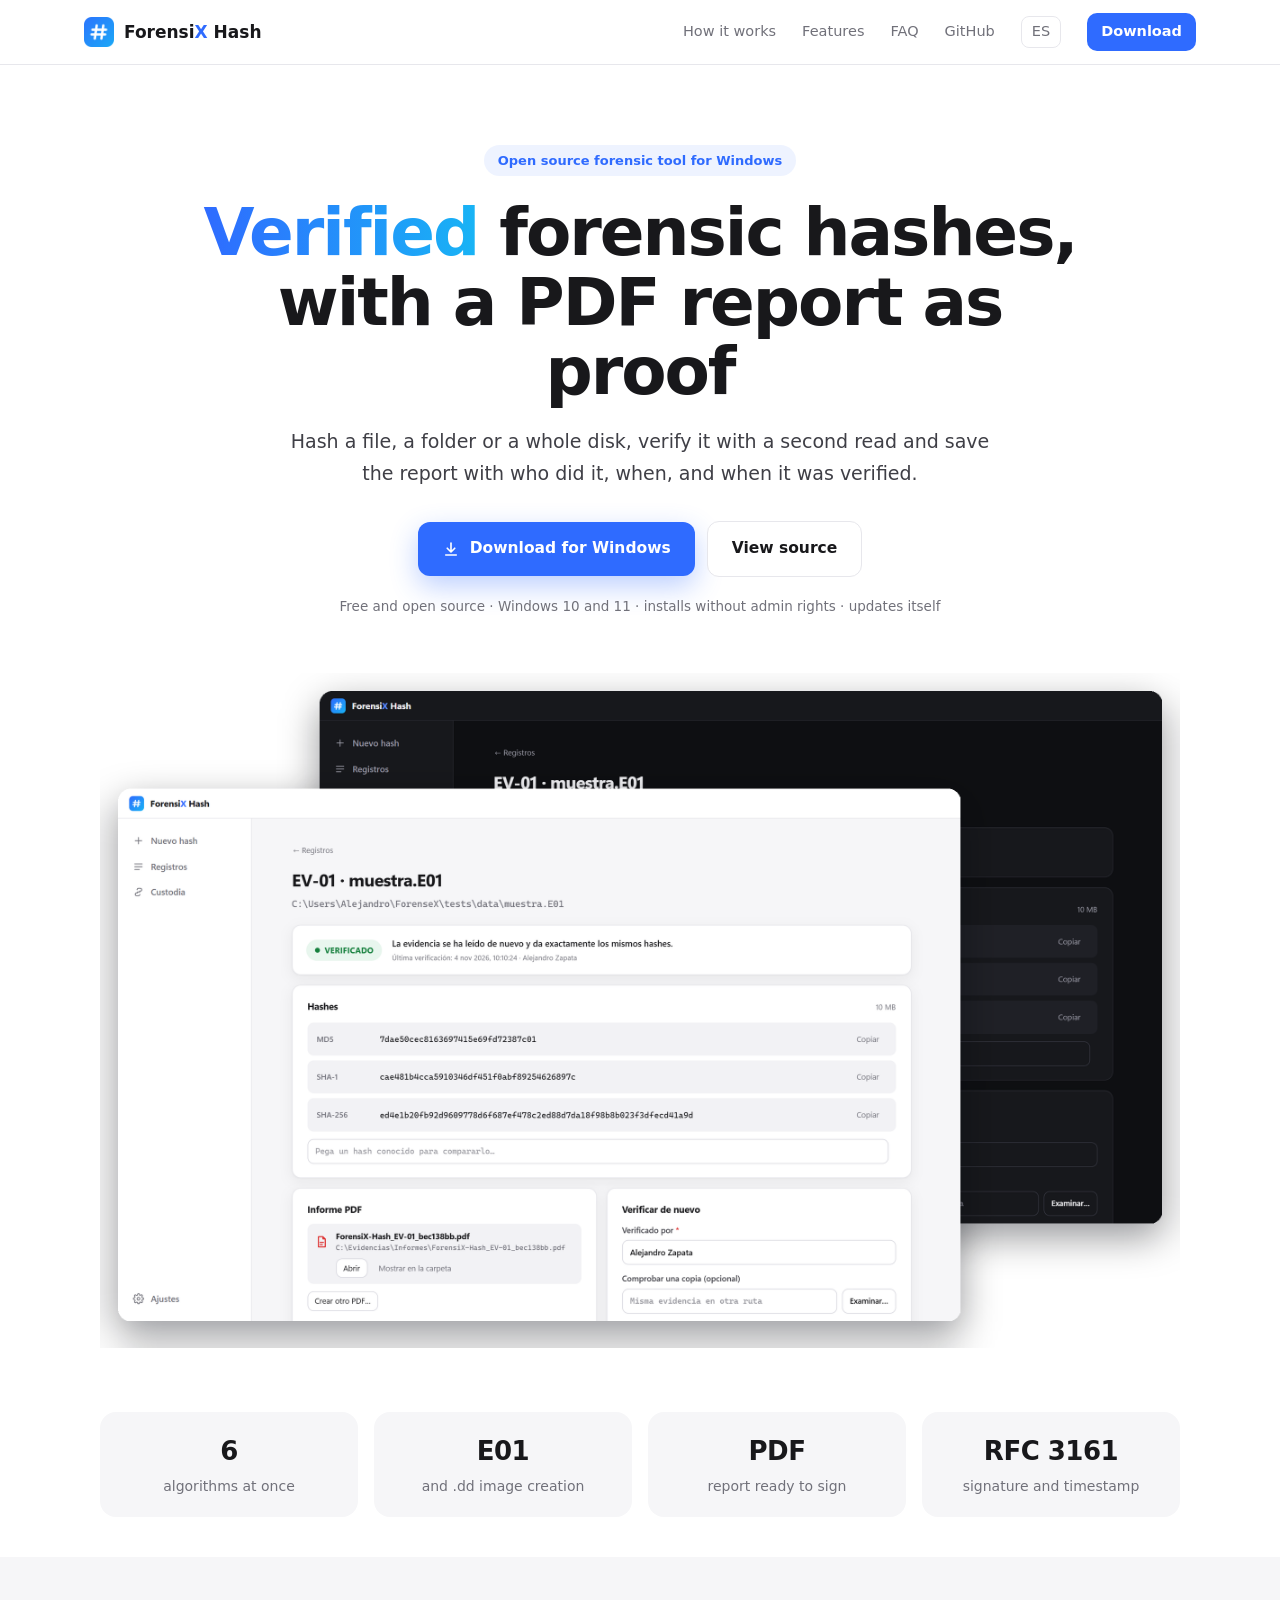
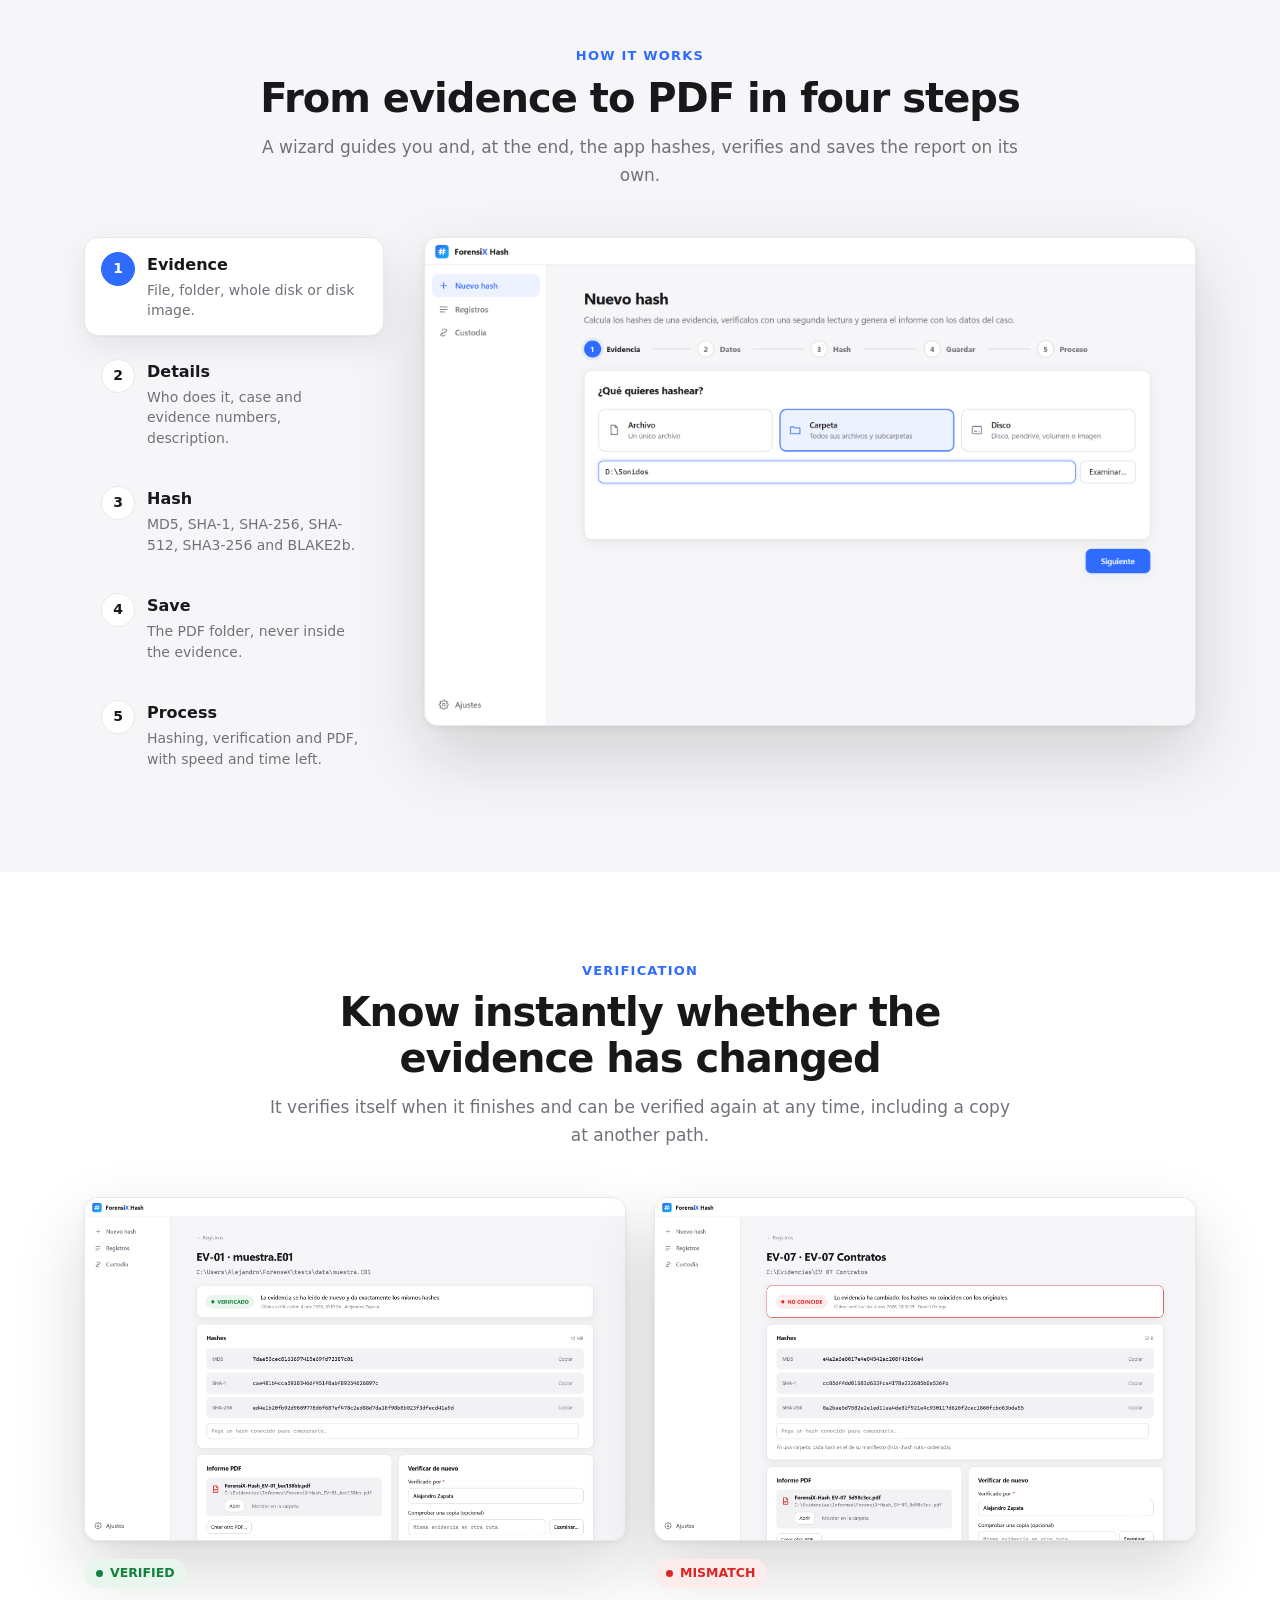
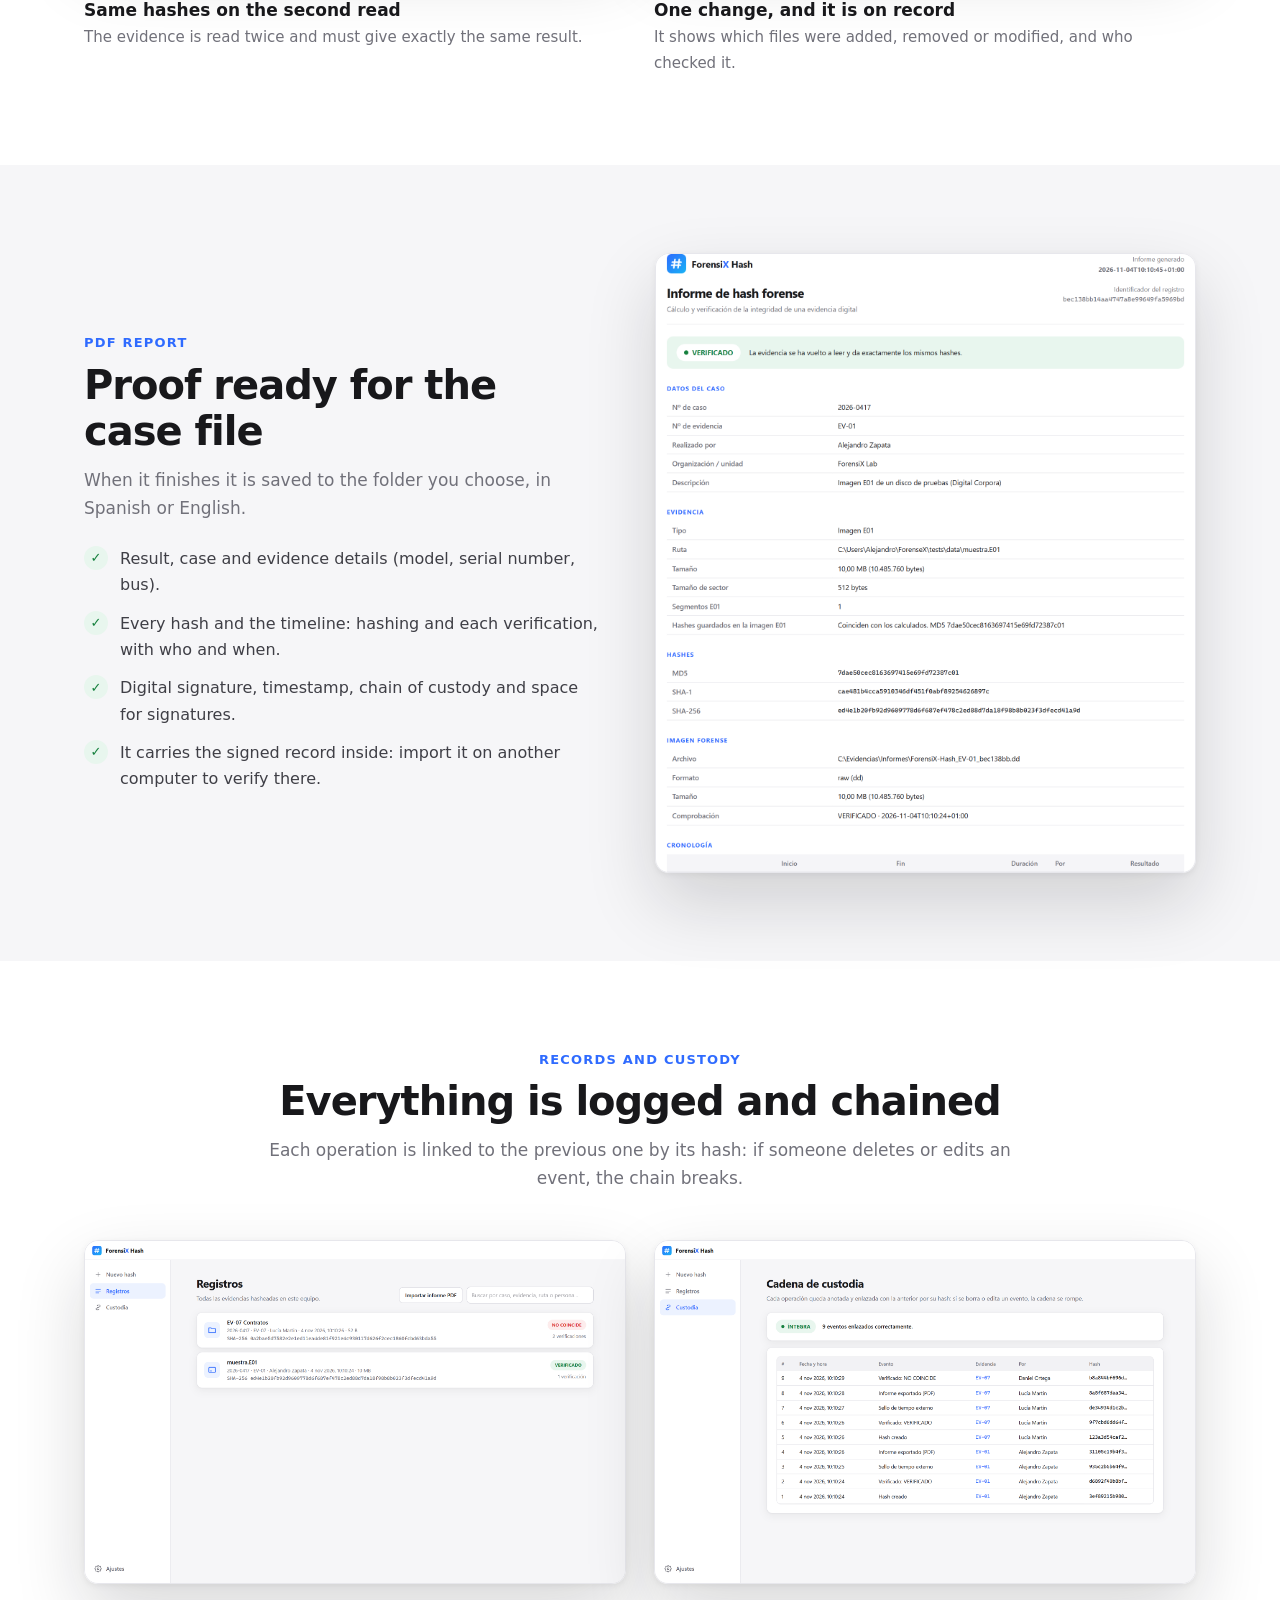
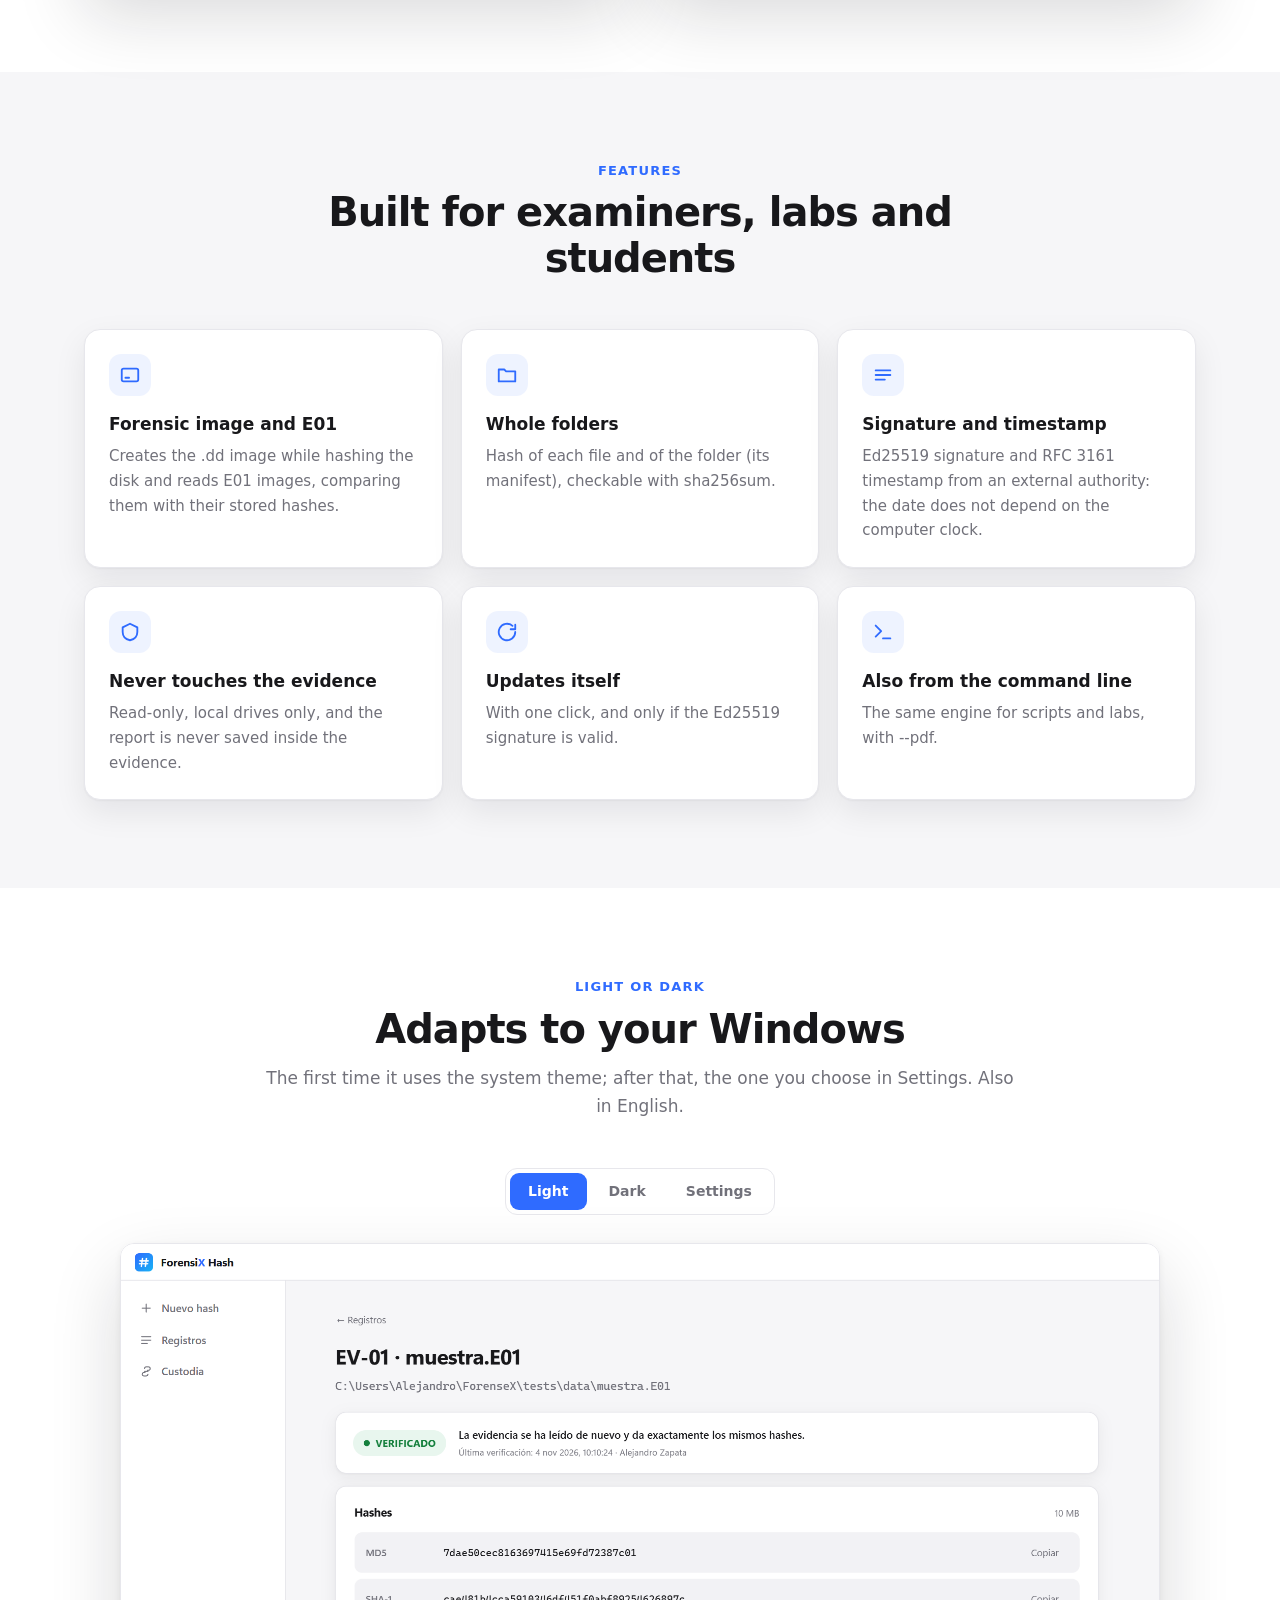
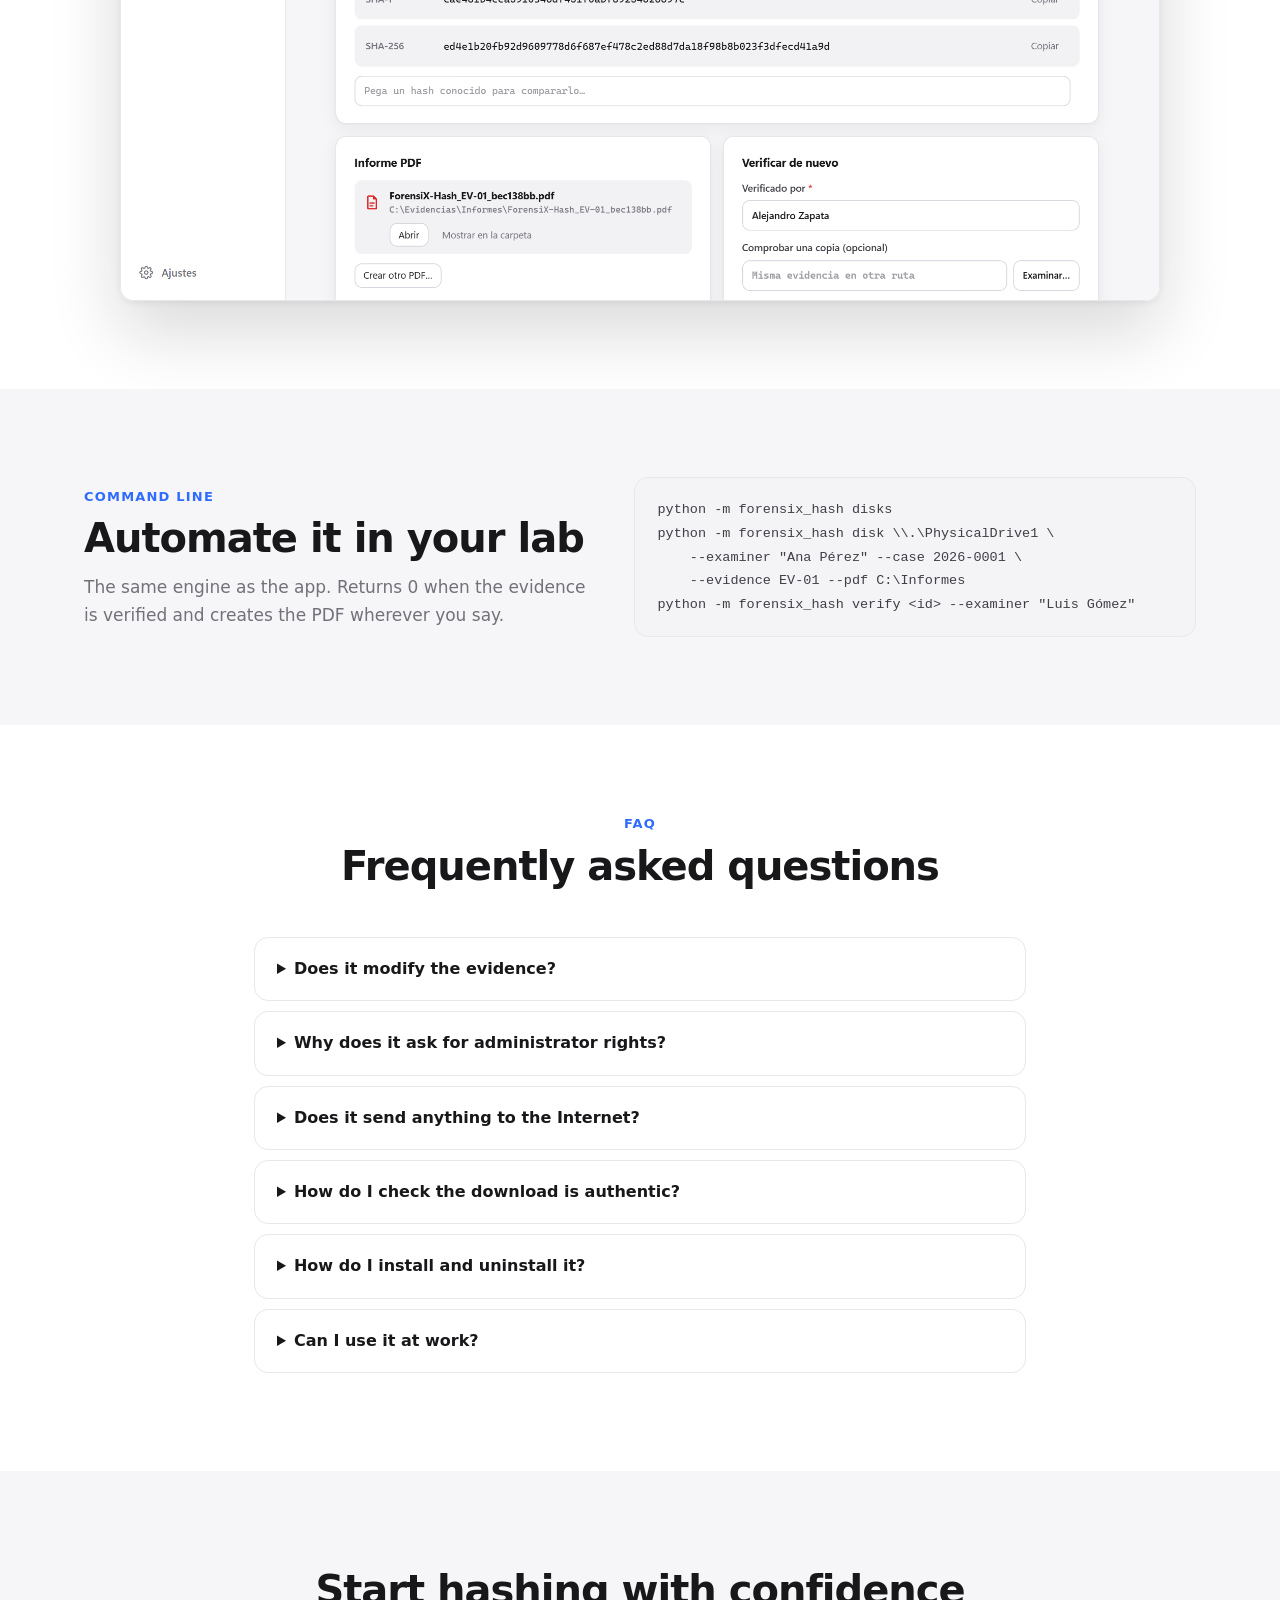
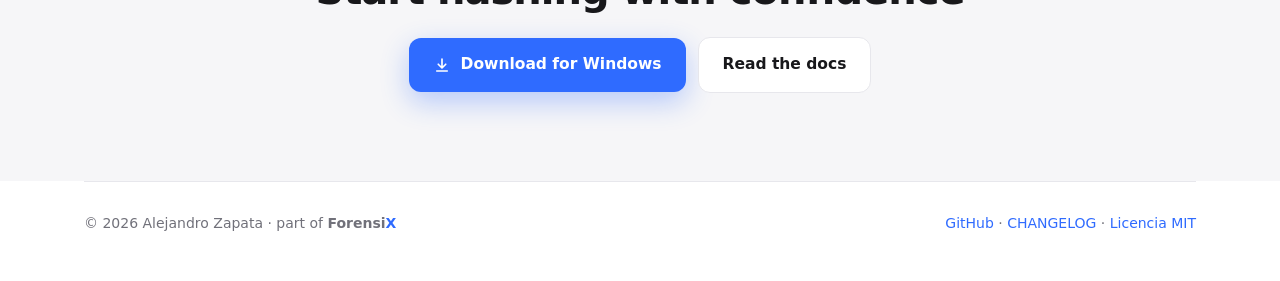
<file: docs/index.html>
<!doctype html>
<html lang="es">
<head>
  <meta charset="utf-8">
  <meta name="viewport" content="width=device-width, initial-scale=1">
  <title>ForensiX Hash · hashes forenses verificados</title>
  <meta name="description" content="Calcula y verifica los hashes de archivos, carpetas y discos y guarda un informe PDF como comprobante. App gratuita para Windows.">
  <link rel="icon" href="favicon.png" type="image/png">
  <meta property="og:title" content="ForensiX Hash">
  <meta property="og:description" content="Hashes forenses verificados de archivos, carpetas y discos, con informe PDF como comprobante.">
  <meta property="og:image" content="https://zapermaster.github.io/ForensiX-Hash/social.png">
  <meta property="og:url" content="https://zapermaster.github.io/ForensiX-Hash/">
  <meta name="twitter:card" content="summary_large_image">
  <style>
    :root {
      --bg: #ffffff; --soft: #f6f6f8; --surface: #ffffff; --border: #e7e7ec; --text: #18181b; --text-2: #3f3f46;
      --muted: #71717a; --accent: #2f6bff; --accent-2: #18b4f5; --accent-soft: rgba(47, 107, 255, .08);
      --ok: #15803d; --ok-soft: #e8f6ee; --bad: #dc2626; --bad-soft: #fdecec; --code: #f4f4f7;
      --mono: "Cascadia Mono", Consolas, ui-monospace, monospace;
      --shadow: 0 1px 2px rgba(16, 16, 24, .04), 0 12px 32px rgba(16, 16, 24, .08);
      --shot: 0 2px 6px rgba(16, 16, 24, .06), 0 30px 70px rgba(16, 16, 24, .16);
    }
    @media (prefers-color-scheme: dark) {
      :root {
        --bg: #0e0f12; --soft: #131418; --surface: #17181c; --border: #2a2b32; --text: #f2f2f5; --text-2: #d4d4da;
        --muted: #9b9ba7; --accent: #5b8cff; --accent-soft: rgba(91, 140, 255, .14); --ok: #34d399; --ok-soft: rgba(52, 211, 153, .12);
        --bad: #f87171; --bad-soft: rgba(248, 113, 113, .12); --code: #1f2026; --shadow: none; --shot: 0 30px 80px rgba(0, 0, 0, .55);
      }
    }
    * { box-sizing: border-box; }
    html { scroll-behavior: smooth; }
    body { margin: 0; background: var(--bg); color: var(--text); font: 16px/1.65 "Segoe UI Variable Text", "Segoe UI", system-ui, -apple-system, sans-serif; -webkit-font-smoothing: antialiased; }
    a { color: var(--accent); text-decoration: none; }
    img { max-width: 100%; display: block; }
    .wrap { max-width: 1160px; margin: 0 auto; padding: 0 24px; }

    header.top { position: sticky; top: 0; z-index: 10; background: color-mix(in srgb, var(--bg) 85%, transparent); backdrop-filter: blur(14px); border-bottom: 1px solid var(--border); }
    nav { display: flex; align-items: center; justify-content: space-between; height: 64px; }
    .brand { display: flex; align-items: center; gap: 10px; font-weight: 650; font-size: 17px; color: var(--text); }
    .brand b { color: var(--accent); }
    .brand img { width: 30px; height: 30px; }
    nav .links { display: flex; gap: 26px; font-size: 14.5px; align-items: center; }
    nav .links a { color: var(--muted); }
    nav .links a:hover { color: var(--text); }
    .lang { border: 1px solid var(--border); border-radius: 8px; padding: 3px 10px; }
    nav .links a.nav-cta { color: #fff; background: var(--accent); padding: 7px 14px; border-radius: 10px; font-weight: 600; }

    .hero { text-align: center; padding: 80px 24px 40px; }
    .eyebrow { display: inline-flex; align-items: center; gap: 8px; font-weight: 600; font-size: 13px; color: var(--accent); background: var(--accent-soft); padding: 5px 14px; border-radius: 99px; }
    h1 { font-size: clamp(38px, 6vw, 66px); line-height: 1.05; margin: 22px auto 20px; letter-spacing: -2px; font-weight: 760; max-width: 920px; }
    .grad { background: linear-gradient(90deg, var(--accent), var(--accent-2)); -webkit-background-clip: text; background-clip: text; color: transparent; }
    .hero p.lead { color: var(--text-2); font-size: 19px; margin: 0 auto 32px; max-width: 700px; }
    .cta { display: flex; gap: 12px; flex-wrap: wrap; justify-content: center; align-items: center; }
    .button { display: inline-flex; align-items: center; gap: 10px; padding: 14px 24px; border-radius: 12px; font-weight: 600; font-size: 15.5px; }
    .button.primary { background: var(--accent); color: #fff; box-shadow: 0 10px 28px rgba(47, 107, 255, .32); }
    .button.primary:hover { filter: brightness(1.07); }
    .button.secondary { color: var(--text); background: var(--surface); border: 1px solid var(--border); }
    .button svg { width: 18px; height: 18px; fill: none; stroke: currentColor; stroke-width: 2.2; stroke-linecap: round; stroke-linejoin: round; }
    .small { color: var(--muted); font-size: 13.5px; margin-top: 18px; }
    .cover { margin: 56px auto 0; max-width: 1080px; width: 100%; }

    .stats { display: grid; grid-template-columns: repeat(4, 1fr); gap: 16px; margin: 64px auto 0; max-width: 1080px; }
    .stat { text-align: center; padding: 18px; border-radius: 16px; background: var(--soft); }
    .stat b { display: block; font-size: 26px; letter-spacing: -.5px; }
    .stat span { color: var(--muted); font-size: 14px; }

    section { padding: 88px 0; }
    section.soft { background: var(--soft); }
    .section-head { text-align: center; max-width: 760px; margin: 0 auto 48px; }
    .kicker { color: var(--accent); font-weight: 650; font-size: 13px; text-transform: uppercase; letter-spacing: 1.2px; }
    h2 { font-size: clamp(28px, 3.6vw, 40px); margin: 8px 0 12px; letter-spacing: -1px; font-weight: 720; line-height: 1.15; }
    .section-head p, .lead-2 { color: var(--muted); font-size: 17px; margin: 0; }

    .shot { border-radius: 14px; border: 1px solid var(--border); box-shadow: var(--shot); width: 100%; }

    .steps { display: grid; grid-template-columns: 300px 1fr; gap: 40px; align-items: start; }
    .step-list { display: flex; flex-direction: column; gap: 8px; position: sticky; top: 96px; }
    .step-tab { display: grid; grid-template-columns: 34px 1fr; gap: 2px 12px; text-align: left; padding: 14px 16px; border-radius: 14px; border: 1px solid transparent; background: none; cursor: pointer; color: var(--text); font: inherit; }
    .step-tab span { grid-row: span 2; width: 34px; height: 34px; border-radius: 50%; display: grid; place-items: center; background: var(--surface); border: 1.5px solid var(--border); font-weight: 700; font-size: 14px; }
    .step-tab b { font-size: 16px; }
    .step-tab small { color: var(--muted); font-size: 14px; line-height: 1.45; }
    .step-tab:hover { background: var(--surface); }
    .step-tab.active { background: var(--surface); border-color: var(--border); box-shadow: var(--shadow); }
    .step-tab.active span { background: var(--accent); color: #fff; border-color: var(--accent); }
    .step-shots img { display: none; }
    .step-shots img.active { display: block; animation: fade .25s ease; }
    @keyframes fade { from { opacity: 0; transform: translateY(6px); } }

    .pair { display: grid; grid-template-columns: 1fr 1fr; gap: 28px; }
    .pair figure { margin: 0; }
    .pair figcaption { margin-top: 18px; }
    .pair figcaption b { display: block; font-size: 17px; }
    .pair figcaption span:not(.verdict) { color: var(--muted); font-size: 15px; }
    .verdict { display: inline-flex; align-items: center; gap: 7px; font-weight: 700; font-size: 12.5px; padding: 4px 12px; border-radius: 99px; margin-bottom: 8px; }
    .verdict::before { content: ""; width: 7px; height: 7px; border-radius: 50%; background: currentColor; }
    .verdict.ok { background: var(--ok-soft); color: var(--ok); }
    .verdict.bad { background: var(--bad-soft); color: var(--bad); }

    .report { display: grid; grid-template-columns: 1fr 1.05fr; gap: 56px; align-items: center; }
    .report ul { list-style: none; padding: 0; margin: 24px 0 0; display: grid; gap: 12px; }
    .report li { display: flex; gap: 12px; color: var(--text-2); }
    .report li::before { content: "✓"; flex: none; width: 24px; height: 24px; border-radius: 50%; display: grid; place-items: center; background: var(--ok-soft); color: var(--ok); font-weight: 700; font-size: 13px; }
    .report .shot { max-height: 620px; object-fit: cover; object-position: top; }

    .grid { display: grid; grid-template-columns: repeat(3, 1fr); gap: 18px; }
    .card { background: var(--surface); border: 1px solid var(--border); border-radius: 16px; padding: 24px; box-shadow: var(--shadow); }
    .card h3 { margin: 14px 0 6px; font-size: 17px; font-weight: 650; }
    .card p { margin: 0; color: var(--muted); font-size: 15px; }
    .icon { width: 42px; height: 42px; border-radius: 12px; display: grid; place-items: center; background: var(--accent-soft); color: var(--accent); }
    .icon svg { width: 22px; height: 22px; fill: none; stroke: currentColor; stroke-width: 2; stroke-linecap: round; stroke-linejoin: round; }

    .themes { max-width: 1040px; margin: 0 auto; }
    .theme-switch { display: flex; justify-content: center; gap: 4px; margin: 0 auto 28px; padding: 4px; background: var(--surface); border: 1px solid var(--border); border-radius: 12px; width: max-content; }
    .theme-switch button { border: 0; background: none; color: var(--muted); font: inherit; font-weight: 600; font-size: 14px; padding: 7px 18px; border-radius: 9px; cursor: pointer; }
    .theme-switch button.active { background: var(--accent); color: #fff; }

    pre { background: var(--code); border: 1px solid var(--border); border-radius: 14px; padding: 20px 22px; overflow: auto; font: 13.5px/1.75 var(--mono); color: var(--text-2); margin: 0; }
    .two { display: grid; grid-template-columns: 1fr 1.1fr; gap: 40px; align-items: center; }

    details { background: var(--surface); border: 1px solid var(--border); border-radius: 14px; padding: 18px 22px; margin-bottom: 10px; }
    summary { cursor: pointer; font-weight: 600; }
    details p { color: var(--muted); margin: 10px 0 0; }
    .faq { max-width: 820px; margin: 0 auto; }

    .final { text-align: center; }
    .final h2 { margin-bottom: 24px; }
    footer { border-top: 1px solid var(--border); padding: 30px 0 46px; color: var(--muted); font-size: 14px; display: flex; justify-content: space-between; gap: 16px; flex-wrap: wrap; }

    @media (max-width: 900px) {
      .steps, .pair, .report, .two { grid-template-columns: 1fr; }
      .step-list { position: static; }
      .grid, .stats { grid-template-columns: 1fr 1fr; }
      nav .links a:not(.lang):not(.nav-cta) { display: none; }
      section { padding: 64px 0; }
    }
    @media (max-width: 560px) { .grid, .stats { grid-template-columns: 1fr; } .hero { padding-top: 56px; } }
  </style>
</head>
<body>
<header class="top">
  <div class="wrap">
    <nav>
      <a class="brand" href="./"><img src="icon.png" alt=""><span>Forensi<b>X</b> Hash</span></a>
      <div class="links">
        <a href="#como" data-es="Cómo funciona" data-en="How it works">Cómo funciona</a>
        <a href="#funciones" data-es="Funciones" data-en="Features">Funciones</a>
        <a href="#faq" data-es="Preguntas" data-en="FAQ">Preguntas</a>
        <a href="https://github.com/ZaperMaster/ForensiX-Hash">GitHub</a>
        <a href="#" class="lang" id="lang">EN</a>
        <a class="nav-cta" href="https://github.com/ZaperMaster/ForensiX-Hash/releases/latest" data-es="Descargar" data-en="Download">Descargar</a>
      </div>
    </nav>
  </div>
</header>

<main>
  <div class="hero">
    <span class="eyebrow" data-es="Herramienta forense de código abierto para Windows" data-en="Open source forensic tool for Windows">Herramienta forense de código abierto para Windows</span>
    <h1 data-es-html="Hashes forenses &lt;span class=&quot;grad&quot;&gt;verificados&lt;/span&gt;, con su comprobante en PDF" data-en-html="&lt;span class=&quot;grad&quot;&gt;Verified&lt;/span&gt; forensic hashes, with a PDF report as proof">Hashes forenses <span class="grad">verificados</span>, con su comprobante en PDF</h1>
    <p class="lead" data-es="Calcula los hashes de un archivo, una carpeta o un disco completo, verifícalos con una segunda lectura y guarda el informe con quién lo hizo, cuándo y cuándo se verificó."
       data-en="Hash a file, a folder or a whole disk, verify it with a second read and save the report with who did it, when, and when it was verified.">Calcula los hashes de un archivo, una carpeta o un disco completo, verifícalos con una segunda lectura y guarda el informe con quién lo hizo, cuándo y cuándo se verificó.</p>
    <div class="cta">
      <a class="button primary" href="https://github.com/ZaperMaster/ForensiX-Hash/releases/latest">
        <svg viewBox="0 0 24 24"><path d="M12 4v12M7 11l5 5 5-5M5 20h14"/></svg><span data-es="Descargar para Windows" data-en="Download for Windows">Descargar para Windows</span></a>
      <a class="button secondary" href="https://github.com/ZaperMaster/ForensiX-Hash"><span data-es="Ver el código" data-en="View source">Ver el código</span></a>
    </div>
    <p class="small" data-es="Gratis y de código abierto · Windows 10 y 11 · se instala sin administrador · se actualiza sola"
       data-en="Free and open source · Windows 10 and 11 · installs without admin rights · updates itself">Gratis y de código abierto · Windows 10 y 11 · se instala sin administrador · se actualiza sola</p>
    <img class="cover" src="capturas/portada.png" alt="ForensiX Hash en tema claro y oscuro">

    <div class="stats">
      <div class="stat"><b>6</b><span data-es="algoritmos a la vez" data-en="algorithms at once">algoritmos a la vez</span></div>
      <div class="stat"><b>E01</b><span data-es="y creación de imágenes .dd" data-en="and .dd image creation">y creación de imágenes .dd</span></div>
      <div class="stat"><b>PDF</b><span data-es="informe listo para firmar" data-en="report ready to sign">informe listo para firmar</span></div>
      <div class="stat"><b>RFC 3161</b><span data-es="firma y sello de tiempo" data-en="signature and timestamp">firma y sello de tiempo</span></div>
    </div>
  </div>

  <section id="como" class="soft">
    <div class="wrap">
      <div class="section-head">
        <div class="kicker" data-es="Cómo funciona" data-en="How it works">Cómo funciona</div>
        <h2 data-es="De la evidencia al PDF en cuatro pasos" data-en="From evidence to PDF in four steps">De la evidencia al PDF en cuatro pasos</h2>
        <p data-es="Un asistente te guía y, al final, la app calcula, verifica y guarda el informe sola." data-en="A wizard guides you and, at the end, the app hashes, verifies and saves the report on its own.">Un asistente te guía y, al final, la app calcula, verifica y guarda el informe sola.</p>
      </div>
      <div class="steps">
        <div class="step-list">
          <button class="step-tab active" data-step="0"><span>1</span><b data-es="Evidencia" data-en="Evidence">Evidencia</b>
            <small data-es="Archivo, carpeta, disco completo o imagen de disco." data-en="File, folder, whole disk or disk image.">Archivo, carpeta, disco completo o imagen de disco.</small></button>
          <button class="step-tab" data-step="1"><span>2</span><b data-es="Datos" data-en="Details">Datos</b>
            <small data-es="Quién lo hace, nº de caso y de evidencia, descripción." data-en="Who does it, case and evidence numbers, description.">Quién lo hace, nº de caso y de evidencia, descripción.</small></button>
          <button class="step-tab" data-step="2"><span>3</span><b data-es="Hash" data-en="Hash">Hash</b>
            <small data-es="MD5, SHA-1, SHA-256, SHA-512, SHA3-256 y BLAKE2b." data-en="MD5, SHA-1, SHA-256, SHA-512, SHA3-256 and BLAKE2b.">MD5, SHA-1, SHA-256, SHA-512, SHA3-256 y BLAKE2b.</small></button>
          <button class="step-tab" data-step="3"><span>4</span><b data-es="Guardar" data-en="Save">Guardar</b>
            <small data-es="La carpeta del PDF, nunca dentro de la evidencia." data-en="The PDF folder, never inside the evidence.">La carpeta del PDF, nunca dentro de la evidencia.</small></button>
          <button class="step-tab" data-step="4"><span>5</span><b data-es="Proceso" data-en="Process">Proceso</b>
            <small data-es="Cálculo, verificación y PDF, con velocidad y tiempo restante." data-en="Hashing, verification and PDF, with speed and time left.">Cálculo, verificación y PDF, con velocidad y tiempo restante.</small></button>
        </div>
        <div class="step-shots">
          <img class="shot active" src="capturas/paso1-evidencia.png" alt="Paso 1: elegir la evidencia">
          <img class="shot" src="capturas/paso2-datos.png" alt="Paso 2: datos de la evidencia" loading="lazy">
          <img class="shot" src="capturas/paso3-hash.png" alt="Paso 3: algoritmos" loading="lazy">
          <img class="shot" src="capturas/paso4-guardar.png" alt="Paso 4: carpeta del informe y resumen" loading="lazy">
          <img class="shot" src="capturas/progreso.png" alt="Proceso: cálculo con progreso" loading="lazy">
        </div>
      </div>
    </div>
  </section>

  <section>
    <div class="wrap">
      <div class="section-head">
        <div class="kicker" data-es="Verificación" data-en="Verification">Verificación</div>
        <h2 data-es="Sabes al instante si la evidencia ha cambiado" data-en="Know instantly whether the evidence has changed">Sabes al instante si la evidencia ha cambiado</h2>
        <p data-es="Se verifica sola al terminar y se puede volver a verificar cuando quieras, también una copia en otra ruta." data-en="It verifies itself when it finishes and can be verified again at any time, including a copy at another path.">Se verifica sola al terminar y se puede volver a verificar cuando quieras, también una copia en otra ruta.</p>
      </div>
      <div class="pair">
        <figure>
          <img class="shot" src="capturas/resultado.png" alt="Imagen E01 verificada" loading="lazy">
          <figcaption><span class="verdict ok" data-es="VERIFICADO" data-en="VERIFIED">VERIFICADO</span>
            <b data-es="Mismos hashes en la segunda lectura" data-en="Same hashes on the second read">Mismos hashes en la segunda lectura</b>
            <span data-es="La evidencia se lee dos veces y debe dar exactamente lo mismo." data-en="The evidence is read twice and must give exactly the same result.">La evidencia se lee dos veces y debe dar exactamente lo mismo.</span></figcaption>
        </figure>
        <figure>
          <img class="shot" src="capturas/no-coincide.png" alt="Carpeta modificada: no coincide" loading="lazy">
          <figcaption><span class="verdict bad" data-es="NO COINCIDE" data-en="MISMATCH">NO COINCIDE</span>
            <b data-es="Un cambio, y queda registrado" data-en="One change, and it is on record">Un cambio, y queda registrado</b>
            <span data-es="Indica qué archivos se añadieron, eliminaron o modificaron, y quién lo comprobó." data-en="It shows which files were added, removed or modified, and who checked it.">Indica qué archivos se añadieron, eliminaron o modificaron, y quién lo comprobó.</span></figcaption>
        </figure>
      </div>
    </div>
  </section>

  <section class="soft">
    <div class="wrap report">
      <div>
        <div class="kicker" data-es="Informe PDF" data-en="PDF report">Informe PDF</div>
        <h2 data-es="Un comprobante listo para el expediente" data-en="Proof ready for the case file">Un comprobante listo para el expediente</h2>
        <p class="lead-2" data-es="Al terminar se guarda en la carpeta que elijas, en español o inglés." data-en="When it finishes it is saved to the folder you choose, in Spanish or English.">Al terminar se guarda en la carpeta que elijas, en español o inglés.</p>
        <ul>
          <li data-es="Resultado, datos del caso y de la evidencia (modelo, nº de serie, conexión)." data-en="Result, case and evidence details (model, serial number, bus).">Resultado, datos del caso y de la evidencia (modelo, nº de serie, conexión).</li>
          <li data-es="Todos los hashes y la cronología: cálculo y cada verificación, con quién y cuándo." data-en="Every hash and the timeline: hashing and each verification, with who and when.">Todos los hashes y la cronología: cálculo y cada verificación, con quién y cuándo.</li>
          <li data-es="Firma digital, sello de tiempo, cadena de custodia y espacio para firmas." data-en="Digital signature, timestamp, chain of custody and space for signatures.">Firma digital, sello de tiempo, cadena de custodia y espacio para firmas.</li>
          <li data-es="Lleva dentro el registro firmado: se importa en otro equipo para verificar allí." data-en="It carries the signed record inside: import it on another computer to verify there.">Lleva dentro el registro firmado: se importa en otro equipo para verificar allí.</li>
        </ul>
      </div>
      <img class="shot" src="capturas/informe.png" alt="Informe PDF de una imagen E01" loading="lazy">
    </div>
  </section>

  <section>
    <div class="wrap">
      <div class="section-head">
        <div class="kicker" data-es="Registros y custodia" data-en="Records and custody">Registros y custodia</div>
        <h2 data-es="Todo queda anotado y encadenado" data-en="Everything is logged and chained">Todo queda anotado y encadenado</h2>
        <p data-es="Cada operación se enlaza con la anterior por su hash: si alguien borra o edita un evento, la cadena se rompe." data-en="Each operation is linked to the previous one by its hash: if someone deletes or edits an event, the chain breaks.">Cada operación se enlaza con la anterior por su hash: si alguien borra o edita un evento, la cadena se rompe.</p>
      </div>
      <div class="pair">
        <img class="shot" src="capturas/registros.png" alt="Lista de registros" loading="lazy">
        <img class="shot" src="capturas/custodia.png" alt="Cadena de custodia íntegra" loading="lazy">
      </div>
    </div>
  </section>

  <section id="funciones" class="soft">
    <div class="wrap">
      <div class="section-head">
        <div class="kicker" data-es="Funciones" data-en="Features">Funciones</div>
        <h2 data-es="Hecha para peritos, laboratorios y estudiantes" data-en="Built for examiners, labs and students">Hecha para peritos, laboratorios y estudiantes</h2>
      </div>
      <div class="grid">
        <div class="card"><div class="icon"><svg viewBox="0 0 24 24"><rect x="3" y="5" width="18" height="14" rx="2"/><path d="M7 15h4"/></svg></div>
          <h3 data-es="Imagen forense y E01" data-en="Forensic image and E01">Imagen forense y E01</h3>
          <p data-es="Crea la imagen .dd mientras hashea el disco y lee imágenes E01, comparándolas con sus hashes guardados." data-en="Creates the .dd image while hashing the disk and reads E01 images, comparing them with their stored hashes.">Crea la imagen .dd mientras hashea el disco y lee imágenes E01, comparándolas con sus hashes guardados.</p></div>
        <div class="card"><div class="icon"><svg viewBox="0 0 24 24"><path d="M3 6h6l2 2h10v11H3z"/></svg></div>
          <h3 data-es="Carpetas enteras" data-en="Whole folders">Carpetas enteras</h3>
          <p data-es="Hash de cada archivo y de la carpeta (su manifiesto), comprobable con sha256sum." data-en="Hash of each file and of the folder (its manifest), checkable with sha256sum.">Hash de cada archivo y de la carpeta (su manifiesto), comprobable con sha256sum.</p></div>
        <div class="card"><div class="icon"><svg viewBox="0 0 24 24"><path d="M4 7h16M4 12h16M4 17h10"/></svg></div>
          <h3 data-es="Firma y sello de tiempo" data-en="Signature and timestamp">Firma y sello de tiempo</h3>
          <p data-es="Firma Ed25519 y sello RFC 3161 de una autoridad externa: la fecha no depende del reloj del equipo." data-en="Ed25519 signature and RFC 3161 timestamp from an external authority: the date does not depend on the computer clock.">Firma Ed25519 y sello RFC 3161 de una autoridad externa: la fecha no depende del reloj del equipo.</p></div>
        <div class="card"><div class="icon"><svg viewBox="0 0 24 24"><path d="M12 3l8 4v5c0 5-3.5 8-8 9-4.5-1-8-4-8-9V7z"/></svg></div>
          <h3 data-es="Nunca toca la evidencia" data-en="Never touches the evidence">Nunca toca la evidencia</h3>
          <p data-es="Solo lectura, solo unidades locales, y el informe nunca se guarda dentro de la evidencia." data-en="Read-only, local drives only, and the report is never saved inside the evidence.">Solo lectura, solo unidades locales, y el informe nunca se guarda dentro de la evidencia.</p></div>
        <div class="card"><div class="icon"><svg viewBox="0 0 24 24"><path d="M21 12a9 9 0 1 1-3-6.7M21 4v5h-5"/></svg></div>
          <h3 data-es="Se actualiza sola" data-en="Updates itself">Se actualiza sola</h3>
          <p data-es="Con un clic, y solo si la firma Ed25519 es válida." data-en="With one click, and only if the Ed25519 signature is valid.">Con un clic, y solo si la firma Ed25519 es válida.</p></div>
        <div class="card"><div class="icon"><svg viewBox="0 0 24 24"><path d="M4 17l6-6-6-6M12 19h8"/></svg></div>
          <h3 data-es="También por comandos" data-en="Also from the command line">También por comandos</h3>
          <p data-es="El mismo motor para scripts y laboratorios, con --pdf." data-en="The same engine for scripts and labs, with --pdf.">El mismo motor para scripts y laboratorios, con --pdf.</p></div>
      </div>
    </div>
  </section>

  <section>
    <div class="wrap">
      <div class="section-head">
        <div class="kicker" data-es="Claro u oscuro" data-en="Light or dark">Claro u oscuro</div>
        <h2 data-es="Se adapta a tu Windows" data-en="Adapts to your Windows">Se adapta a tu Windows</h2>
        <p data-es="La primera vez usa el tema del sistema; después, el que elijas en Ajustes. También en inglés." data-en="The first time it uses the system theme; after that, the one you choose in Settings. Also in English.">La primera vez usa el tema del sistema; después, el que elijas en Ajustes. También en inglés.</p>
      </div>
      <div class="themes">
        <div class="theme-switch" role="tablist">
          <button class="active" data-shot="capturas/resultado.png" data-es="Claro" data-en="Light">Claro</button>
          <button data-shot="capturas/oscuro-resultado.png" data-es="Oscuro" data-en="Dark">Oscuro</button>
          <button data-shot="capturas/ajustes.png" data-es="Ajustes" data-en="Settings">Ajustes</button>
        </div>
        <img class="shot" id="themeShot" src="capturas/resultado.png" alt="ForensiX Hash en tema claro" loading="lazy">
      </div>
    </div>
  </section>

  <section class="soft">
    <div class="wrap two">
      <div>
        <div class="kicker" data-es="Línea de comandos" data-en="Command line">Línea de comandos</div>
        <h2 data-es="Automatízalo en tu laboratorio" data-en="Automate it in your lab">Automatízalo en tu laboratorio</h2>
        <p class="lead-2" data-es="El mismo motor que la app. Devuelve 0 si la evidencia queda verificada y crea el PDF donde le digas." data-en="The same engine as the app. Returns 0 when the evidence is verified and creates the PDF wherever you say.">El mismo motor que la app. Devuelve 0 si la evidencia queda verificada y crea el PDF donde le digas.</p>
      </div>
<pre>python -m forensix_hash disks
python -m forensix_hash disk \\.\PhysicalDrive1 \
    --examiner "Ana Pérez" --case 2026-0001 \
    --evidence EV-01 --pdf C:\Informes
python -m forensix_hash verify &lt;id&gt; --examiner "Luis Gómez"</pre>
    </div>
  </section>

  <section id="faq">
    <div class="wrap faq">
      <div class="section-head">
        <div class="kicker" data-es="Preguntas" data-en="FAQ">Preguntas</div>
        <h2 data-es="Preguntas frecuentes" data-en="Frequently asked questions">Preguntas frecuentes</h2>
      </div>
      <details><summary data-es="¿Modifica la evidencia?" data-en="Does it modify the evidence?">¿Modifica la evidencia?</summary>
        <p data-es="No. Todo se abre en solo lectura y el PDF no se puede guardar dentro de la evidencia. Aun así, para evidencias reales usa un bloqueador de escritura: Windows puede escribir en un volumen al montarlo."
           data-en="No. Everything is opened read-only and the PDF cannot be saved inside the evidence. Even so, use a write blocker for real evidence: Windows may write to a volume when mounting it.">No. Todo se abre en solo lectura y el PDF no se puede guardar dentro de la evidencia. Aun así, para evidencias reales usa un bloqueador de escritura: Windows puede escribir en un volumen al montarlo.</p></details>
      <details><summary data-es="¿Por qué pide permisos de administrador?" data-en="Why does it ask for administrator rights?">¿Por qué pide permisos de administrador?</summary>
        <p data-es="Windows solo permite leer un disco entero a un administrador. La app avisa y se puede reiniciar como administrador con un clic. Para archivos, carpetas e imágenes no hace falta."
           data-en="Windows only lets an administrator read a whole disk. The app warns you and can restart as administrator with one click. Files, folders and images don't need it.">Windows solo permite leer un disco entero a un administrador. La app avisa y se puede reiniciar como administrador con un clic. Para archivos, carpetas e imágenes no hace falta.</p></details>
      <details><summary data-es="¿Envía algo a Internet?" data-en="Does it send anything to the Internet?">¿Envía algo a Internet?</summary>
        <p data-es="No. Evidencias, registros e informes se quedan en tu equipo. Solo consulta GitHub para buscar actualizaciones y pide el sello de tiempo enviando únicamente un hash; las dos cosas se desactivan en Ajustes."
           data-en="No. Evidence, records and reports stay on your computer. It only checks GitHub for updates and requests the timestamp by sending just a hash; both can be turned off in Settings.">No. Evidencias, registros e informes se quedan en tu equipo. Solo consulta GitHub para buscar actualizaciones y pide el sello de tiempo enviando únicamente un hash; las dos cosas se desactivan en Ajustes.</p></details>
      <details><summary data-es="¿Cómo compruebo que la descarga es auténtica?" data-en="How do I check the download is authentic?">¿Cómo compruebo que la descarga es auténtica?</summary>
        <p data-es="Cada versión publica SHA256SUMS.txt firmado con los hashes del instalador y del .exe. En PowerShell: Get-FileHash .\ForensiX-Hash_1.0.0_x64-setup.exe -Algorithm SHA256 y compara el valor."
           data-en="Each release publishes a signed SHA256SUMS.txt with the hashes of the installer and the .exe. In PowerShell: Get-FileHash .\ForensiX-Hash_1.0.0_x64-setup.exe -Algorithm SHA256 and compare the value.">Cada versión publica SHA256SUMS.txt firmado con los hashes del instalador y del .exe. En PowerShell: Get-FileHash .\ForensiX-Hash_1.0.0_x64-setup.exe -Algorithm SHA256 y compara el valor.</p></details>
      <details><summary data-es="¿Cómo se instala y se desinstala?" data-en="How do I install and uninstall it?">¿Cómo se instala y se desinstala?</summary>
        <p data-es="Descarga ForensiX-Hash_x.y.z_x64-setup.exe de la última versión y ábrelo: se instala para tu usuario sin pedir administrador, con acceso en el menú Inicio y en el escritorio. Se desinstala desde Aplicaciones instaladas de Windows y tus registros e informes se conservan. También hay un .exe portable que no necesita instalación."
           data-en="Download ForensiX-Hash_x.y.z_x64-setup.exe from the latest release and open it: it installs for your user without admin rights, with Start menu and desktop shortcuts. Uninstall it from Windows Installed apps; your records and reports are kept. There is also a portable .exe that needs no installation.">Descarga ForensiX-Hash_x.y.z_x64-setup.exe de la última versión y ábrelo: se instala para tu usuario sin pedir administrador, con acceso en el menú Inicio y en el escritorio. Se desinstala desde Aplicaciones instaladas de Windows y tus registros e informes se conservan. También hay un .exe portable que no necesita instalación.</p></details>
      <details><summary data-es="¿Puedo usarla en mi trabajo?" data-en="Can I use it at work?">¿Puedo usarla en mi trabajo?</summary>
        <p data-es="Sí. Es código abierto con licencia MIT: puedes usarla, modificarla y redistribuirla libremente, también con fines comerciales. Se ofrece sin garantía, así que valídala según tu procedimiento antes de usarla en un caso real."
           data-en="Yes. It is open source under the MIT license: you can use, modify and redistribute it freely, including commercially. It comes with no warranty, so validate it according to your procedure before using it on a real case.">Sí. Es código abierto con licencia MIT: puedes usarla, modificarla y redistribuirla libremente, también con fines comerciales. Se ofrece sin garantía, así que valídala según tu procedimiento antes de usarla en un caso real.</p></details>
    </div>
  </section>

  <section class="soft final">
    <div class="wrap">
      <h2 data-es="Empieza a hashear con garantías" data-en="Start hashing with confidence">Empieza a hashear con garantías</h2>
      <div class="cta">
        <a class="button primary" href="https://github.com/ZaperMaster/ForensiX-Hash/releases/latest">
          <svg viewBox="0 0 24 24"><path d="M12 4v12M7 11l5 5 5-5M5 20h14"/></svg><span data-es="Descargar para Windows" data-en="Download for Windows">Descargar para Windows</span></a>
        <a class="button secondary" href="https://github.com/ZaperMaster/ForensiX-Hash#readme"><span data-es="Leer la documentación" data-en="Read the docs">Leer la documentación</span></a>
      </div>
    </div>
  </section>
</main>

<div class="wrap">
  <footer>
    <span>© 2026 Alejandro Zapata · <span data-es="parte de" data-en="part of">parte de</span> <b>Forensi<span style="color:var(--accent)">X</span></b></span>
    <span><a href="https://github.com/ZaperMaster/ForensiX-Hash">GitHub</a> · <a href="https://github.com/ZaperMaster/ForensiX-Hash/blob/main/CHANGELOG.md">CHANGELOG</a> · <a href="https://github.com/ZaperMaster/ForensiX-Hash/blob/main/LICENSE">Licencia MIT</a></span>
  </footer>
</div>

<script>
  (function () {
    // Pasos del asistente: cada pestaña muestra su captura.
    var tabs = document.querySelectorAll(".step-tab");
    var shots = document.querySelectorAll(".step-shots img");
    tabs.forEach(function (tab) {
      tab.addEventListener("click", function () {
        tabs.forEach(function (t) { t.classList.toggle("active", t === tab); });
        shots.forEach(function (img, i) { img.classList.toggle("active", String(i) === tab.dataset.step); });
      });
    });

    // Claro / oscuro / ajustes
    var themeShot = document.getElementById("themeShot");
    var themeButtons = document.querySelectorAll(".theme-switch button");
    themeButtons.forEach(function (button) {
      button.addEventListener("click", function () {
        themeButtons.forEach(function (b) { b.classList.toggle("active", b === button); });
        themeShot.src = button.dataset.shot;
      });
    });

    // Español / inglés: los textos están en data-es / data-en (data-*-html si llevan etiquetas).
    var lang = "es";
    try { lang = localStorage.getItem("forensix.lang") || (navigator.language.indexOf("es") === 0 ? "es" : "en"); } catch (e) {}
    function apply() {
      document.documentElement.lang = lang;
      document.querySelectorAll("[data-es]").forEach(function (el) { el.textContent = el.getAttribute("data-" + lang); });
      document.querySelectorAll("[data-es-html]").forEach(function (el) { el.innerHTML = el.getAttribute("data-" + lang + "-html"); });
      document.getElementById("lang").textContent = lang === "es" ? "EN" : "ES";
    }
    document.getElementById("lang").addEventListener("click", function (event) {
      event.preventDefault();
      lang = lang === "es" ? "en" : "es";
      try { localStorage.setItem("forensix.lang", lang); } catch (e) {}
      apply();
    });
    apply();
  })();
</script>
</body>
</html>
</file>
